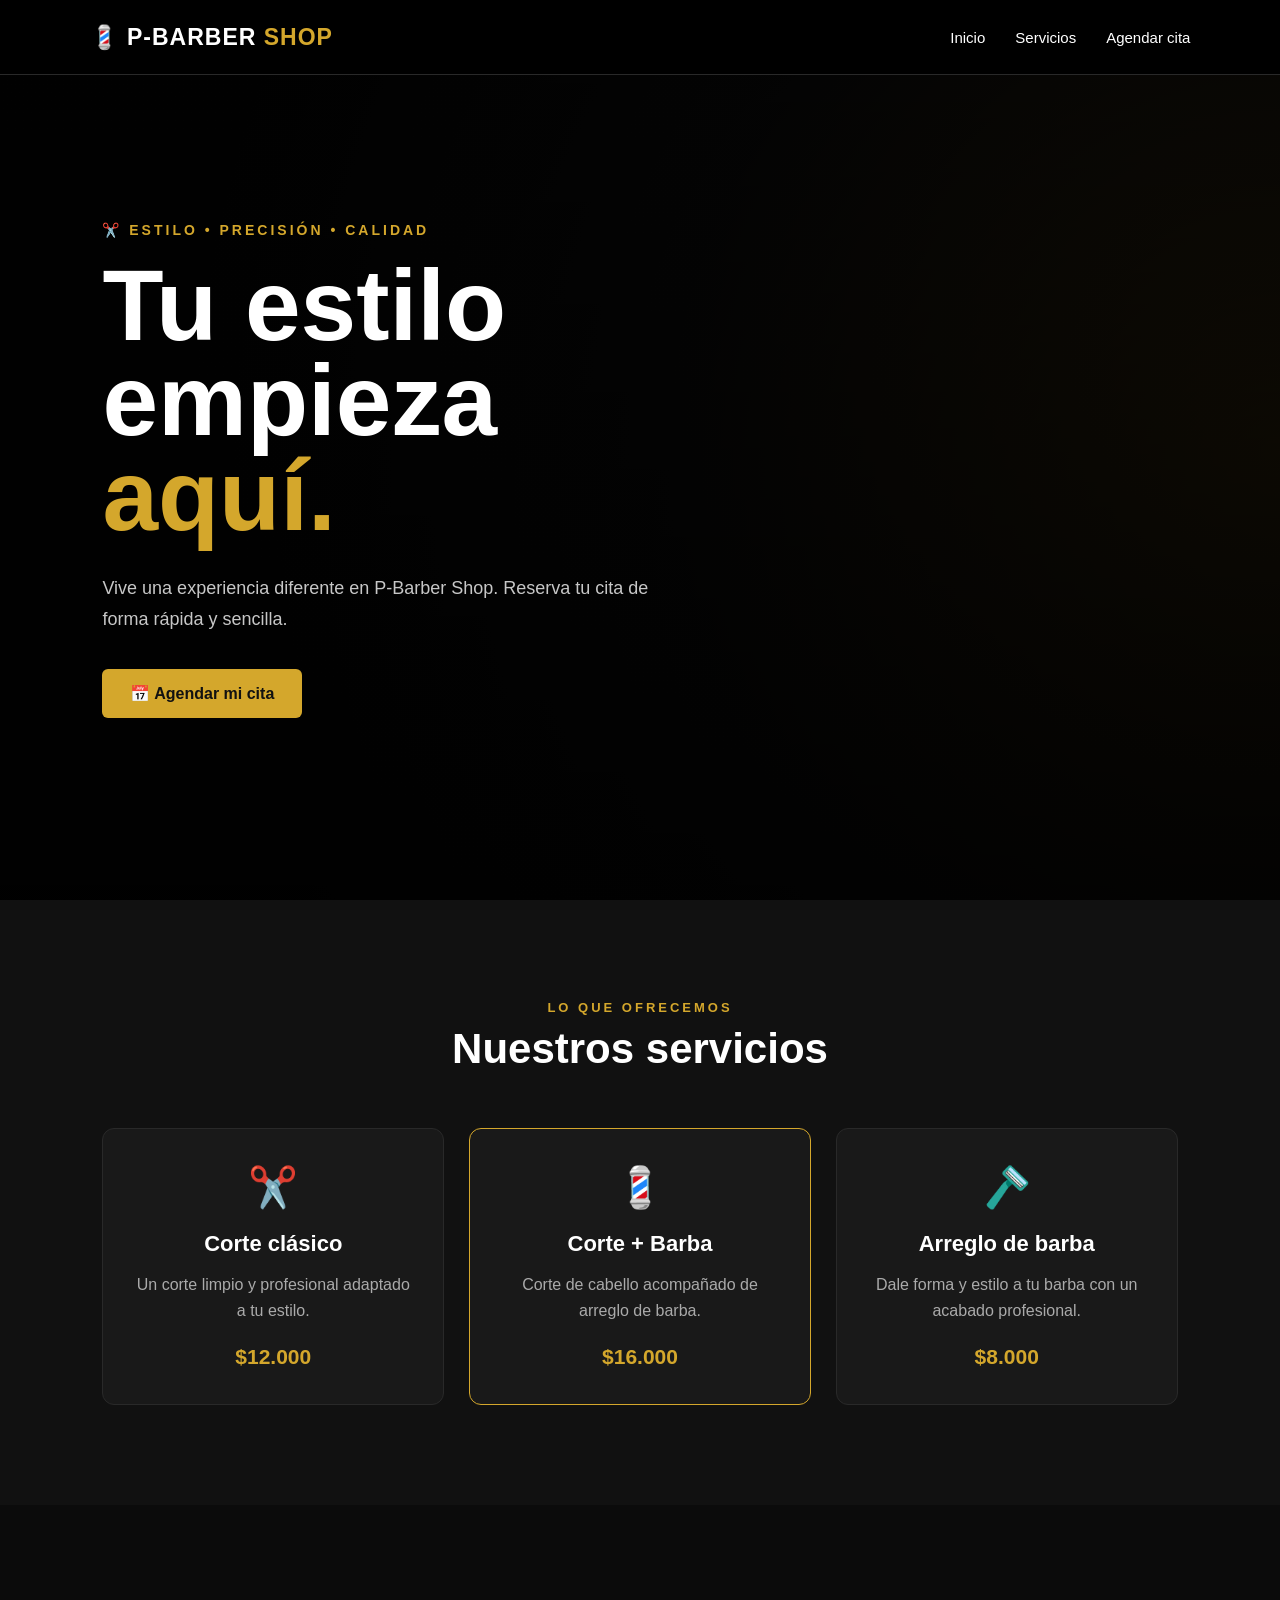
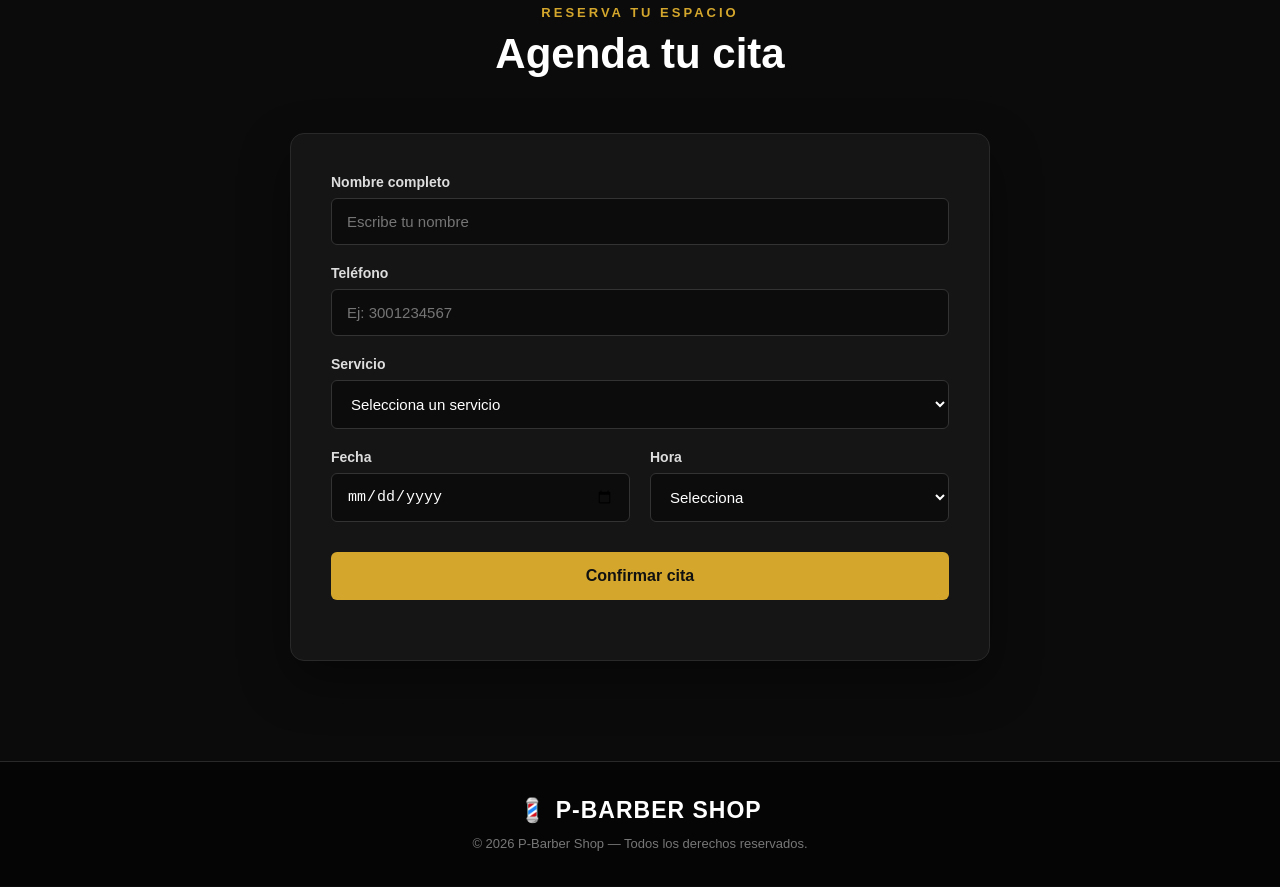
<file: index.html>
<!DOCTYPE html>
<html lang="es">
<head>
    <meta charset="UTF-8">
    <meta name="viewport" content="width=device-width, initial-scale=1.0">

    <title>P-Barber Shop</title>

    <meta
        name="description"
        content="P-Barber Shop - Agenda tu cita de barbería fácil y rápido."
    >

    <link rel="stylesheet" href="estilos.css">

    <link rel="manifest" href="manifest.json">

    <meta name="theme-color" content="#0b0b0b">
</head>

<body>

    <!-- ENCABEZADO -->
    <header class="header">

        <div class="logo">
            💈 P-BARBER <span>SHOP</span>
        </div>

        <nav>
            <a href="#inicio">Inicio</a>
            <a href="#servicios">Servicios</a>
            <a href="#agendar">Agendar cita</a>
        </nav>

    </header>


    <!-- INICIO -->
    <main>

        <section id="inicio" class="hero">

            <div class="hero-content">

                <p class="subtitulo">
                    ✂️ ESTILO • PRECISIÓN • CALIDAD
                </p>

                <h1>
                    Tu estilo empieza<br>
                    <span>aquí.</span>
                </h1>

                <p class="descripcion">
                    Vive una experiencia diferente en P-Barber Shop.
                    Reserva tu cita de forma rápida y sencilla.
                </p>

                <a href="#agendar" class="boton">
                    📅 Agendar mi cita
                </a>

            </div>

        </section>


        <!-- SERVICIOS -->
        <section id="servicios" class="servicios">

            <div class="titulo-seccion">

                <p>LO QUE OFRECEMOS</p>

                <h2>Nuestros servicios</h2>

            </div>


            <div class="servicios-container">

                <!-- CORTE -->
                <div class="servicio">

                    <div class="icono">✂️</div>

                    <h3>Corte clásico</h3>

                    <p>
                        Un corte limpio y profesional
                        adaptado a tu estilo.
                    </p>

                    <strong>$12.000</strong>

                </div>


                <!-- CORTE + BARBA -->
                <div class="servicio destacado">

                    <div class="icono">💈</div>

                    <h3>Corte + Barba</h3>

                    <p>
                        Corte de cabello acompañado
                        de arreglo de barba.
                    </p>

                    <strong>$16.000</strong>

                </div>


                <!-- BARBA -->
                <div class="servicio">

                    <div class="icono">🪒</div>

                    <h3>Arreglo de barba</h3>

                    <p>
                        Dale forma y estilo a tu barba
                        con un acabado profesional.
                    </p>

                    <strong>$8.000</strong>

                </div>

            </div>

        </section>


        <!-- AGENDAR CITA -->
        <section id="agendar" class="agendar">

            <div class="titulo-seccion">

                <p>RESERVA TU ESPACIO</p>

                <h2>Agenda tu cita</h2>

            </div>


            <div class="formulario-container">

                <form id="formularioCita">

                    <!-- NOMBRE -->
                    <div class="campo">

                        <label for="nombre">
                            Nombre completo
                        </label>

                        <input
                            type="text"
                            id="nombre"
                            placeholder="Escribe tu nombre"
                            required
                        >

                    </div>


                    <!-- TELEFONO -->
                    <div class="campo">

                        <label for="telefono">
                            Teléfono
                        </label>

                        <input
                            type="tel"
                            id="telefono"
                            placeholder="Ej: 3001234567"
                            required
                        >

                    </div>


                    <!-- SERVICIO -->
                    <div class="campo">

                        <label for="servicio">
                            Servicio
                        </label>

                        <select id="servicio" required>

                            <option value="">
                                Selecciona un servicio
                            </option>

                            <option value="Corte clásico">
                                Corte clásico - $12.000
                            </option>

                            <option value="Corte + Barba">
                                Corte + Barba - $16.000
                            </option>

                            <option value="Arreglo de barba">
                                Arreglo de barba - $8.000
                            </option>

                        </select>

                    </div>


                    <!-- FECHA Y HORA -->
                    <div class="fila">

                        <div class="campo">

                            <label for="fecha">
                                Fecha
                            </label>

                            <input
                                type="date"
                                id="fecha"
                                required
                            >

                        </div>


                        <div class="campo">

                            <label for="hora">
                                Hora
                            </label>

                            <select id="hora" required>

                                <option value="">
                                    Selecciona
                                </option>

                                <option value="09:00">
                                    09:00 AM
                                </option>

                                <option value="10:00">
                                    10:00 AM
                                </option>

                                <option value="11:00">
                                    11:00 AM
                                </option>

                                <option value="12:00">
                                    12:00 PM
                                </option>

                                <option value="14:00">
                                    02:00 PM
                                </option>

                                <option value="15:00">
                                    03:00 PM
                                </option>

                                <option value="16:00">
                                    04:00 PM
                                </option>

                                <option value="17:00">
                                    05:00 PM
                                </option>

                                <option value="18:00">
                                    06:00 PM
                                </option>

                                <option value="19:00">
                                    07:00 PM
                                </option>

                            </select>

                        </div>

                    </div>


                    <!-- BOTON -->
                    <button
                        type="submit"
                        class="boton confirmar"
                    >
                        Confirmar cita
                    </button>

                </form>


                <!-- MENSAJE -->
                <div
                    id="mensaje"
                    class="mensaje"
                ></div>

            </div>

        </section>

    </main>


    <!-- PIE DE PAGINA -->
    <footer>

        <div class="logo">
            💈 P-BARBER SHOP
        </div>

        <p>
            © 2026 P-Barber Shop — Todos los derechos reservados.
        </p>

    </footer>


    <script src="script.js"></script>

</body>
</html>
</file>
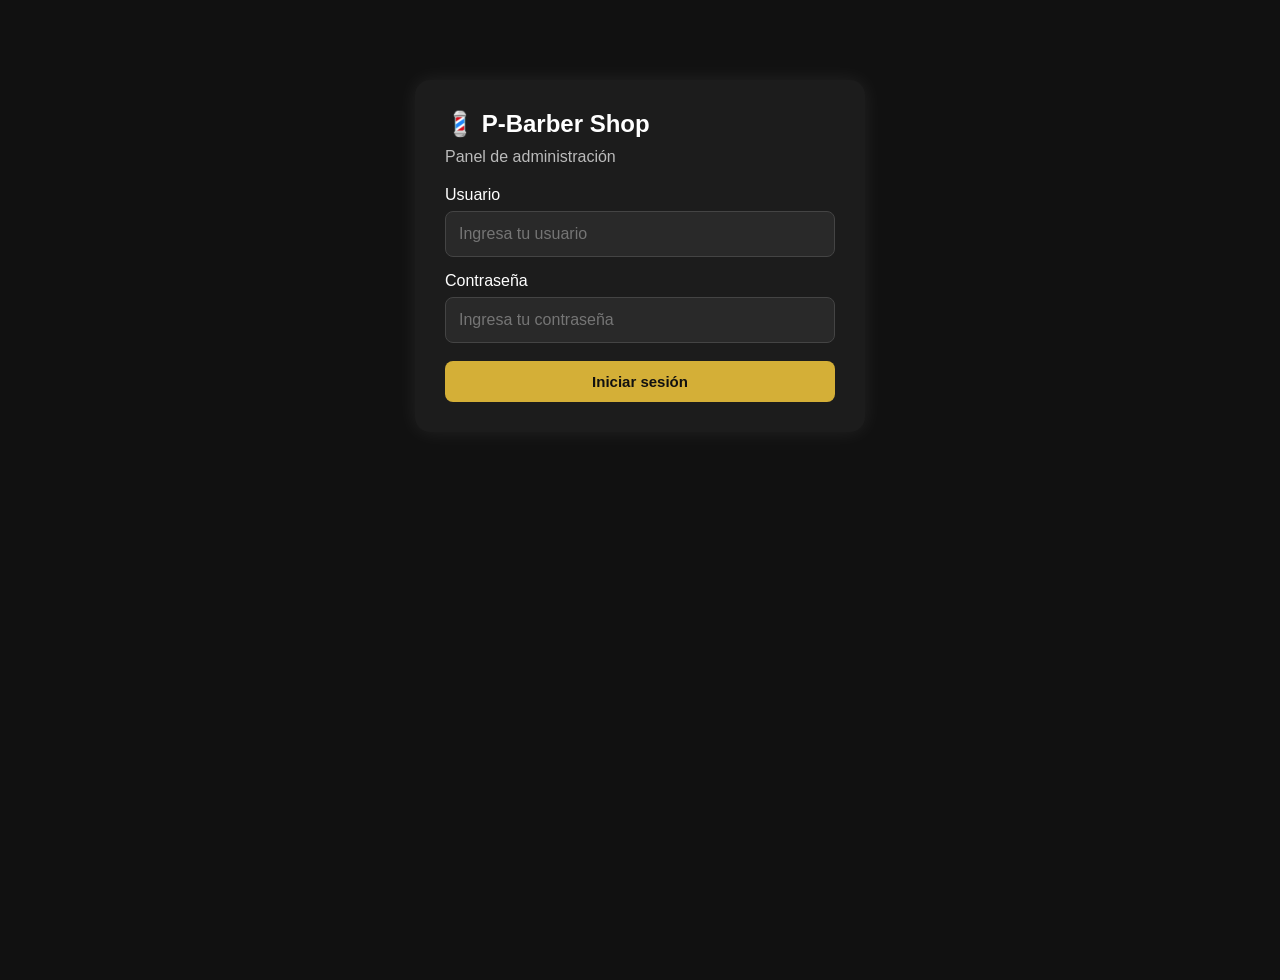
<file: admin.html>
<!DOCTYPE html>
<html lang="es">
<head>
    <meta charset="UTF-8">
    <meta name="viewport" content="width=device-width, initial-scale=1.0">

    <title>Panel de administración - P-Barber Shop</title>

    <style>
        * {
            box-sizing: border-box;
            margin: 0;
            padding: 0;
        }

        body {
            font-family: Arial, sans-serif;
            background: #111;
            color: white;
            min-height: 100vh;
        }

        .contenedor {
            width: 90%;
            max-width: 1000px;
            margin: 40px auto;
        }

        .login,
        .panel {
            background: #1c1c1c;
            border-radius: 15px;
            padding: 30px;
            box-shadow: 0 0 20px rgba(255, 255, 255, 0.08);
        }

        .login {
            max-width: 450px;
            margin: 80px auto;
        }

        h1 {
            margin-bottom: 10px;
        }

        h2 {
            margin-bottom: 20px;
        }

        p {
            color: #bbb;
            margin-bottom: 20px;
        }

        label {
            display: block;
            margin-top: 15px;
            margin-bottom: 7px;
        }

        input {
            width: 100%;
            padding: 13px;
            border-radius: 8px;
            border: 1px solid #444;
            background: #292929;
            color: white;
            font-size: 16px;
        }

        button {
            border: none;
            border-radius: 8px;
            padding: 12px 18px;
            margin-top: 18px;
            cursor: pointer;
            font-size: 15px;
            font-weight: bold;
        }

        .btn-principal {
            width: 100%;
            background: #d4af37;
            color: #111;
        }

        .btn-principal:hover {
            background: #f0c94b;
        }

        .barra {
            display: flex;
            gap: 10px;
            flex-wrap: wrap;
            align-items: end;
            margin-bottom: 25px;
        }

        .filtro {
            flex: 1;
            min-width: 220px;
        }

        .filtro label {
            margin-top: 0;
        }

        .btn-secundario {
            background: #333;
            color: white;
        }

        .btn-salir {
            background: #8b1e1e;
            color: white;
        }

        .cita {
            background: #292929;
            border-left: 4px solid #d4af37;
            padding: 18px;
            border-radius: 10px;
            margin-bottom: 15px;
        }

        .cita h3 {
            margin-bottom: 10px;
        }

        .cita p {
            margin-bottom: 7px;
        }

        .btn-cancelar {
            background: #b3261e;
            color: white;
            margin-top: 10px;
        }

        .mensaje {
            margin-top: 15px;
            padding: 10px;
            border-radius: 8px;
            display: none;
        }

        .error {
            background: #5c1f1f;
            color: #ffbaba;
        }

        .exito {
            background: #1d5130;
            color: #b9ffd0;
        }

        .oculto {
            display: none;
        }

        .vacio {
            text-align: center;
            padding: 30px;
            color: #aaa;
        }

        @media (max-width: 600px) {
            .contenedor {
                width: 94%;
                margin: 20px auto;
            }

            .login,
            .panel {
                padding: 20px;
            }

            .barra {
                display: block;
            }

            .barra button {
                width: 100%;
            }
        }
    </style>
</head>

<body>

<div class="contenedor">

    <!-- LOGIN -->
    <section id="login" class="login">

        <h1>💈 P-Barber Shop</h1>

        <p>Panel de administración</p>

        <label for="usuario">Usuario</label>
        <input
            type="text"
            id="usuario"
            placeholder="Ingresa tu usuario"
        >

        <label for="contrasena">Contraseña</label>
        <input
            type="password"
            id="contrasena"
            placeholder="Ingresa tu contraseña"
        >

        <button
            class="btn-principal"
            onclick="iniciarSesion()"
        >
            Iniciar sesión
        </button>

        <div id="mensajeLogin" class="mensaje"></div>

    </section>


    <!-- PANEL -->
    <section id="panel" class="panel oculto">

        <h1>💈 Panel de administración</h1>

        <p>Gestiona las citas de P-Barber Shop</p>


        <div class="barra">

            <div class="filtro">

                <label for="fecha">Filtrar por fecha</label>

                <input
                    type="date"
                    id="fecha"
                >

            </div>

            <button
                class="btn-secundario"
                onclick="cargarCitas()"
            >
                Buscar
            </button>

            <button
                class="btn-secundario"
                onclick="mostrarTodas()"
            >
                Todas
            </button>

            <button
                class="btn-salir"
                onclick="cerrarSesion()"
            >
                Cerrar sesión
            </button>

        </div>


        <div id="mensajePanel" class="mensaje"></div>

        <div id="listaCitas"></div>

    </section>

</div>


<script>

    // ==========================================
    // URL DE LA API PUBLICADA EN RENDER
    // ==========================================

    const API_URL = "https://p-barber-shop.onrender.com";


    // ==========================================
    // MOSTRAR MENSAJES
    // ==========================================

    function mostrarMensaje(elemento, mensaje, tipo) {

        elemento.textContent = mensaje;

        elemento.className = "mensaje " + tipo;

        elemento.style.display = "block";

    }


    // ==========================================
    // INICIAR SESIÓN
    // ==========================================

    async function iniciarSesion() {

        const usuario =
            document.getElementById("usuario").value.trim();

        const contrasena =
            document.getElementById("contrasena").value;


        const mensaje =
            document.getElementById("mensajeLogin");


        if (!usuario || !contrasena) {

            mostrarMensaje(
                mensaje,
                "Completa todos los campos.",
                "error"
            );

            return;
        }


        try {

            const respuesta = await fetch(
                API_URL + "/admin/login",
                {
                    method: "POST",

                    headers: {
                        "Content-Type": "application/json"
                    },

                    body: JSON.stringify({
                        usuario: usuario,
                        contraseña: contrasena
                    })
                }
            );


            const datos = await respuesta.json();


            if (!respuesta.ok) {

                throw new Error(
                    datos.detail ||
                    "Usuario o contraseña incorrectos."
                );

            }


            localStorage.setItem(
                "adminToken",
                datos.token
            );


            document.getElementById("login")
                .classList.add("oculto");


            document.getElementById("panel")
                .classList.remove("oculto");


            cargarCitas();


        } catch (error) {

            mostrarMensaje(
                mensaje,
                error.message,
                "error"
            );

        }

    }


    // ==========================================
    // CARGAR CITAS
    // ==========================================

    async function cargarCitas() {

        const token =
            localStorage.getItem("adminToken");


        if (!token) {

            cerrarSesion();

            return;
        }


        const fecha =
            document.getElementById("fecha").value;


        let url =
            API_URL + "/admin/citas";


        if (fecha) {

            url += "?fecha=" +
                encodeURIComponent(fecha);

        }


        const lista =
            document.getElementById("listaCitas");


        const mensaje =
            document.getElementById("mensajePanel");


        lista.innerHTML =
            "<p>Cargando citas...</p>";


        try {

            const respuesta = await fetch(
                url,
                {
                    method: "GET",

                    headers: {
                        "Authorization":
                            "Bearer " + token
                    }
                }
            );


            const datos =
                await respuesta.json();


            if (!respuesta.ok) {

                if (respuesta.status === 401) {

                    cerrarSesion();

                    return;
                }


                throw new Error(
                    datos.detail ||
                    "No se pudieron cargar las citas."
                );

            }


            mostrarCitas(datos.citas);


        } catch (error) {

            lista.innerHTML = "";

            mostrarMensaje(
                mensaje,
                error.message,
                "error"
            );

        }

    }


    // ==========================================
    // MOSTRAR TODAS LAS CITAS
    // ==========================================

    function mostrarTodas() {

        document.getElementById("fecha").value = "";

        cargarCitas();

    }


    // ==========================================
    // MOSTRAR CITAS
    // ==========================================

    function mostrarCitas(citas) {

        const lista =
            document.getElementById("listaCitas");


        if (!citas || citas.length === 0) {

            lista.innerHTML = `
                <div class="vacio">
                    No hay citas registradas.
                </div>
            `;

            return;
        }


        lista.innerHTML = "";


        citas.forEach(function(cita) {

            const elemento =
                document.createElement("div");


            elemento.className = "cita";


            elemento.innerHTML = `

                <h3>💈 ${escapeHtml(cita.nombre)}</h3>

                <p>
                    <strong>📞 Teléfono:</strong>
                    ${escapeHtml(cita.telefono)}
                </p>

                <p>
                    <strong>✂️ Servicio:</strong>
                    ${escapeHtml(cita.servicio)}
                </p>

                <p>
                    <strong>📅 Fecha:</strong>
                    ${escapeHtml(cita.fecha)}
                </p>

                <p>
                    <strong>🕐 Hora:</strong>
                    ${escapeHtml(cita.hora)}
                </p>

                <button
                    class="btn-cancelar"
                    onclick="eliminarCita(${cita.id})"
                >
                    Cancelar cita
                </button>

            `;


            lista.appendChild(elemento);

        });

    }


    // ==========================================
    // CANCELAR CITA
    // ==========================================

    async function eliminarCita(id) {

        const confirmar =
            confirm(
                "¿Seguro que quieres cancelar esta cita?"
            );


        if (!confirmar) {

            return;
        }


        const token =
            localStorage.getItem("adminToken");


        try {

            const respuesta = await fetch(
                API_URL + "/admin/citas/" + id,
                {
                    method: "DELETE",

                    headers: {
                        "Authorization":
                            "Bearer " + token
                    }
                }
            );


            const datos =
                await respuesta.json();


            if (!respuesta.ok) {

                throw new Error(
                    datos.detail ||
                    "No se pudo cancelar la cita."
                );

            }


            alert(
                "Cita cancelada correctamente."
            );


            cargarCitas();


        } catch (error) {

            alert(error.message);

        }

    }


    // ==========================================
    // CERRAR SESIÓN
    // ==========================================

    function cerrarSesion() {

        localStorage.removeItem(
            "adminToken"
        );


        document.getElementById("panel")
            .classList.add("oculto");


        document.getElementById("login")
            .classList.remove("oculto");


        document.getElementById("usuario")
            .value = "";


        document.getElementById("contrasena")
            .value = "";


        document.getElementById("listaCitas")
            .innerHTML = "";

    }


    // ==========================================
    // SEGURIDAD BÁSICA PARA MOSTRAR TEXTO
    // ==========================================

    function escapeHtml(text) {

        const div =
            document.createElement("div");

        div.textContent =
            text ?? "";

        return div.innerHTML;

    }


    // ==========================================
    // COMPROBAR SI YA HAY SESIÓN
    // ==========================================

    window.addEventListener(
        "load",
        function() {

            const token =
                localStorage.getItem("adminToken");


            if (token) {

                document.getElementById("login")
                    .classList.add("oculto");


                document.getElementById("panel")
                    .classList.remove("oculto");


                cargarCitas();

            }

        }
    );

</script>

</body>
</html>
</file>
<file: estilos.css>
* {
    margin: 0;
    padding: 0;
    box-sizing: border-box;
}

html {
    scroll-behavior: smooth;
}

body {
    font-family: Arial, Helvetica, sans-serif;
    background: #0b0b0b;
    color: white;
}


/* =========================
   ENCABEZADO
========================= */

.header {
    position: fixed;
    top: 0;
    left: 0;
    width: 100%;
    height: 75px;

    display: flex;
    justify-content: space-between;
    align-items: center;

    padding: 0 7%;

    background: rgba(0, 0, 0, 0.94);

    border-bottom: 1px solid #292929;

    z-index: 1000;
}

.logo {
    font-size: 23px;
    font-weight: bold;
    letter-spacing: 1px;
}

.logo span {
    color: #d4a72c;
}

nav {
    display: flex;
    gap: 30px;
}

nav a {
    color: white;
    text-decoration: none;
    font-size: 15px;
    transition: 0.3s;
}

nav a:hover {
    color: #d4a72c;
}


/* =========================
   INICIO
========================= */

.hero {
    min-height: 100vh;

    display: flex;
    align-items: center;

    padding: 120px 8% 80px;

    background:
        linear-gradient(
            rgba(0, 0, 0, 0.78),
            rgba(0, 0, 0, 0.9)
        ),
        radial-gradient(
            circle at right,
            #493713,
            #111 45%,
            #050505 80%
        );
}

.hero-content {
    max-width: 700px;
}

.subtitulo {
    color: #d4a72c;
    font-size: 14px;
    font-weight: bold;
    letter-spacing: 3px;
    margin-bottom: 20px;
}

.hero h1 {
    font-size: clamp(55px, 8vw, 100px);
    line-height: 0.95;
    margin-bottom: 30px;
}

.hero h1 span {
    color: #d4a72c;
}

.descripcion {
    max-width: 570px;
    color: #c7c7c7;
    font-size: 18px;
    line-height: 1.7;
    margin-bottom: 35px;
}


/* =========================
   BOTONES
========================= */

.boton {
    display: inline-block;

    background: #d4a72c;
    color: #111;

    padding: 15px 28px;

    border-radius: 6px;

    text-decoration: none;

    font-weight: bold;

    border: none;

    cursor: pointer;

    transition: 0.3s;
}

.boton:hover {
    background: #f0c84b;
    transform: translateY(-2px);
}


/* =========================
   SECCIONES
========================= */

.servicios,
.agendar {
    padding: 100px 8%;
}

.servicios {
    background: #111;
}

.agendar {
    background: #0b0b0b;
}

.titulo-seccion {
    text-align: center;
    margin-bottom: 55px;
}

.titulo-seccion p {
    color: #d4a72c;
    font-size: 13px;
    font-weight: bold;
    letter-spacing: 3px;
    margin-bottom: 10px;
}

.titulo-seccion h2 {
    font-size: 42px;
}


/* =========================
   SERVICIOS
========================= */

.servicios-container {
    max-width: 1100px;
    margin: auto;

    display: grid;

    grid-template-columns:
        repeat(3, 1fr);

    gap: 25px;
}

.servicio {
    padding: 35px 28px;

    background: #191919;

    border: 1px solid #292929;

    border-radius: 12px;

    text-align: center;

    transition: 0.3s;
}

.servicio:hover {
    transform: translateY(-8px);

    border-color: #d4a72c;
}

.servicio.destacado {
    border-color: #d4a72c;
}

.icono {
    font-size: 40px;
    margin-bottom: 20px;
}

.servicio h3 {
    font-size: 22px;
    margin-bottom: 15px;
}

.servicio p {
    color: #aaa;
    line-height: 1.6;
    margin-bottom: 22px;
}

.servicio strong {
    color: #d4a72c;
    font-size: 21px;
}


/* =========================
   FORMULARIO
========================= */

.formulario-container {
    max-width: 700px;
    margin: auto;

    padding: 40px;

    background: #151515;

    border: 1px solid #292929;

    border-radius: 14px;

    box-shadow:
        0 20px 50px rgba(0, 0, 0, 0.4);
}

#formularioCita {
    display: flex;
    flex-direction: column;
    gap: 20px;
}

.campo {
    display: flex;
    flex-direction: column;
    gap: 8px;
}

.campo label {
    font-size: 14px;
    font-weight: bold;
    color: #ddd;
}

.campo input,
.campo select {
    width: 100%;

    padding: 14px 15px;

    background: #0c0c0c;

    color: white;

    border: 1px solid #333;

    border-radius: 6px;

    outline: none;

    font-size: 15px;
}

.campo input:focus,
.campo select:focus {
    border-color: #d4a72c;
}

.fila {
    display: grid;

    grid-template-columns: 1fr 1fr;

    gap: 20px;
}

.confirmar {
    width: 100%;
    margin-top: 10px;

    font-size: 16px;
}


/* =========================
   MENSAJE
========================= */

.mensaje {
    margin-top: 20px;

    text-align: center;

    color: #d4a72c;

    font-weight: bold;

    line-height: 1.7;
}


/* =========================
   PIE DE PAGINA
========================= */

footer {
    padding: 35px 8%;

    background: #050505;

    border-top: 1px solid #292929;

    text-align: center;
}

footer .logo {
    margin-bottom: 12px;
}

footer p {
    color: #777;
    font-size: 13px;
}


/* =========================
   CELULARES
========================= */

@media (max-width: 800px) {

    .header {
        padding: 0 5%;
    }

    nav {
        display: none;
    }

    .hero {
        padding: 120px 7% 70px;
    }

    .hero h1 {
        font-size: 58px;
    }

    .descripcion {
        font-size: 16px;
    }

    .servicios,
    .agendar {
        padding: 80px 6%;
    }

    .servicios-container {
        grid-template-columns: 1fr;
    }

    .fila {
        grid-template-columns: 1fr;
    }

    .formulario-container {
        padding: 25px;
    }

    .titulo-seccion h2 {
        font-size: 34px;
    }

    .logo {
        font-size: 18px;
    }
}
</file>
